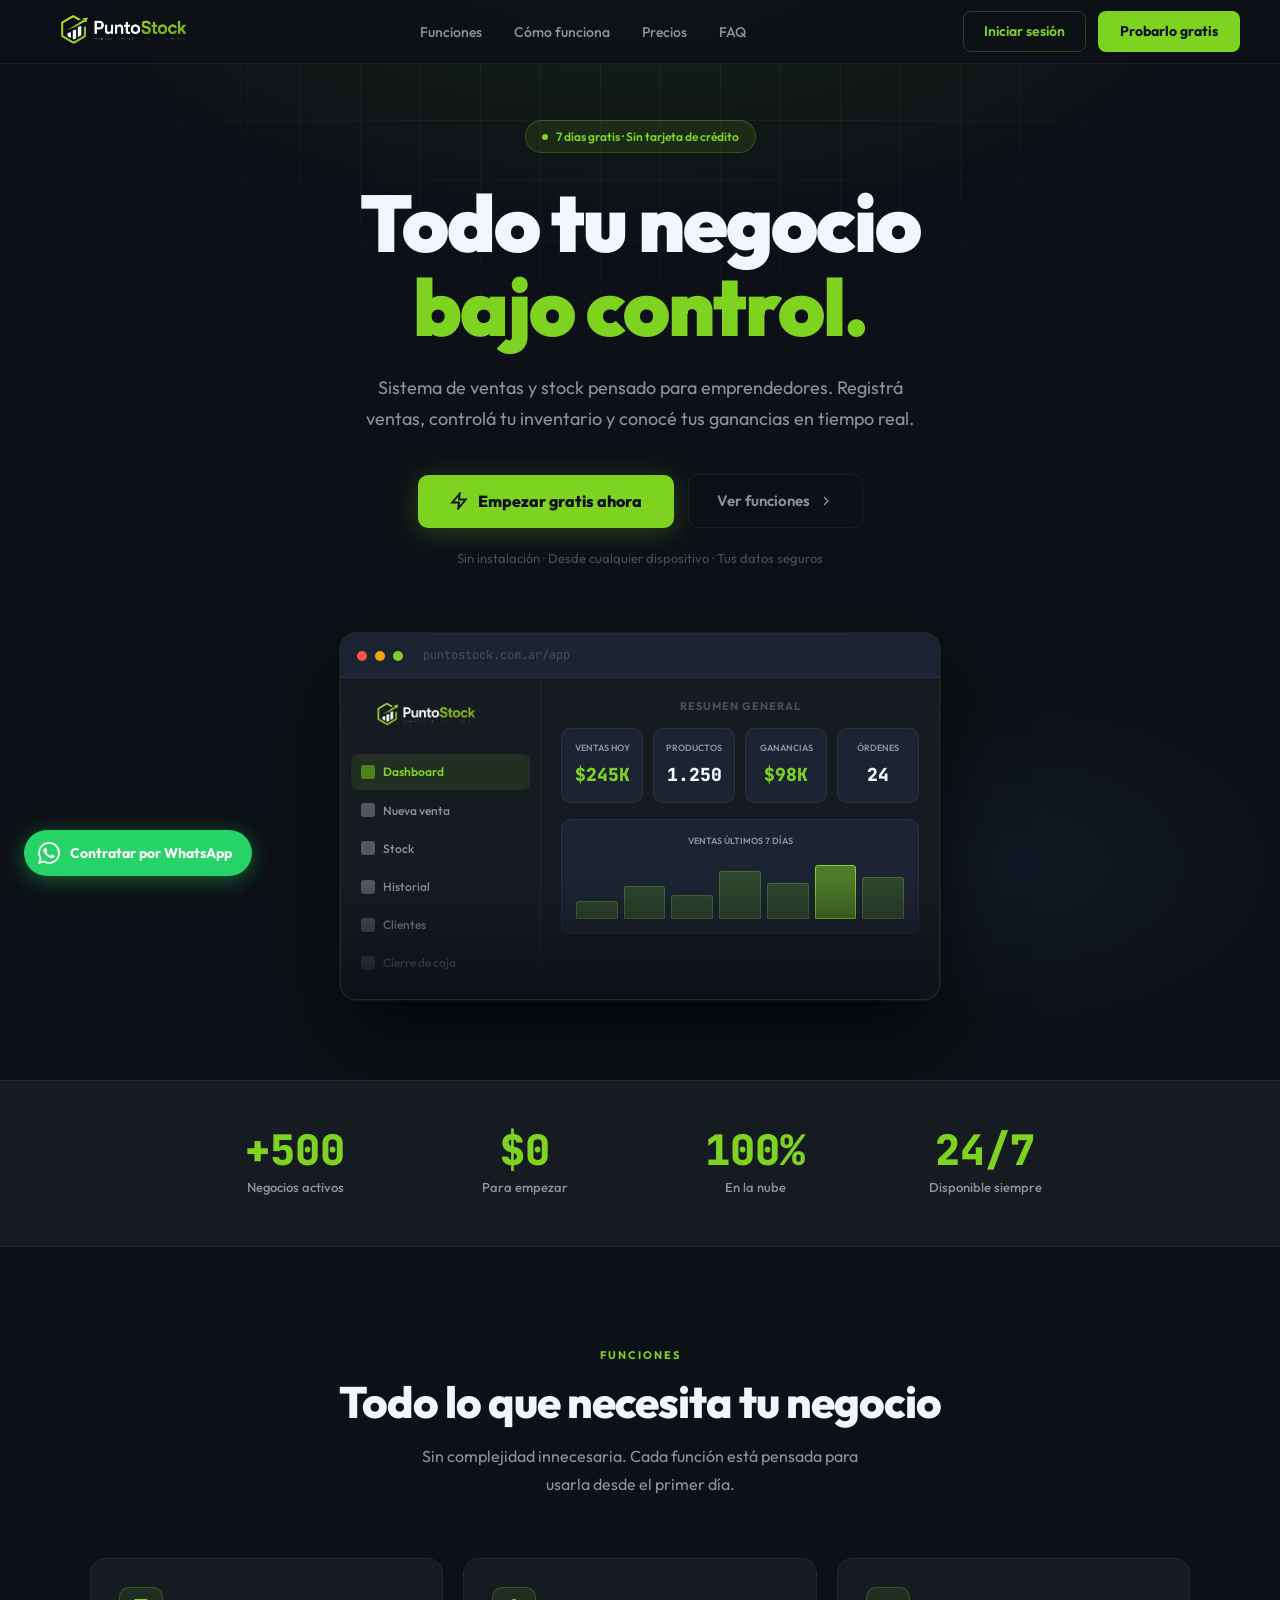
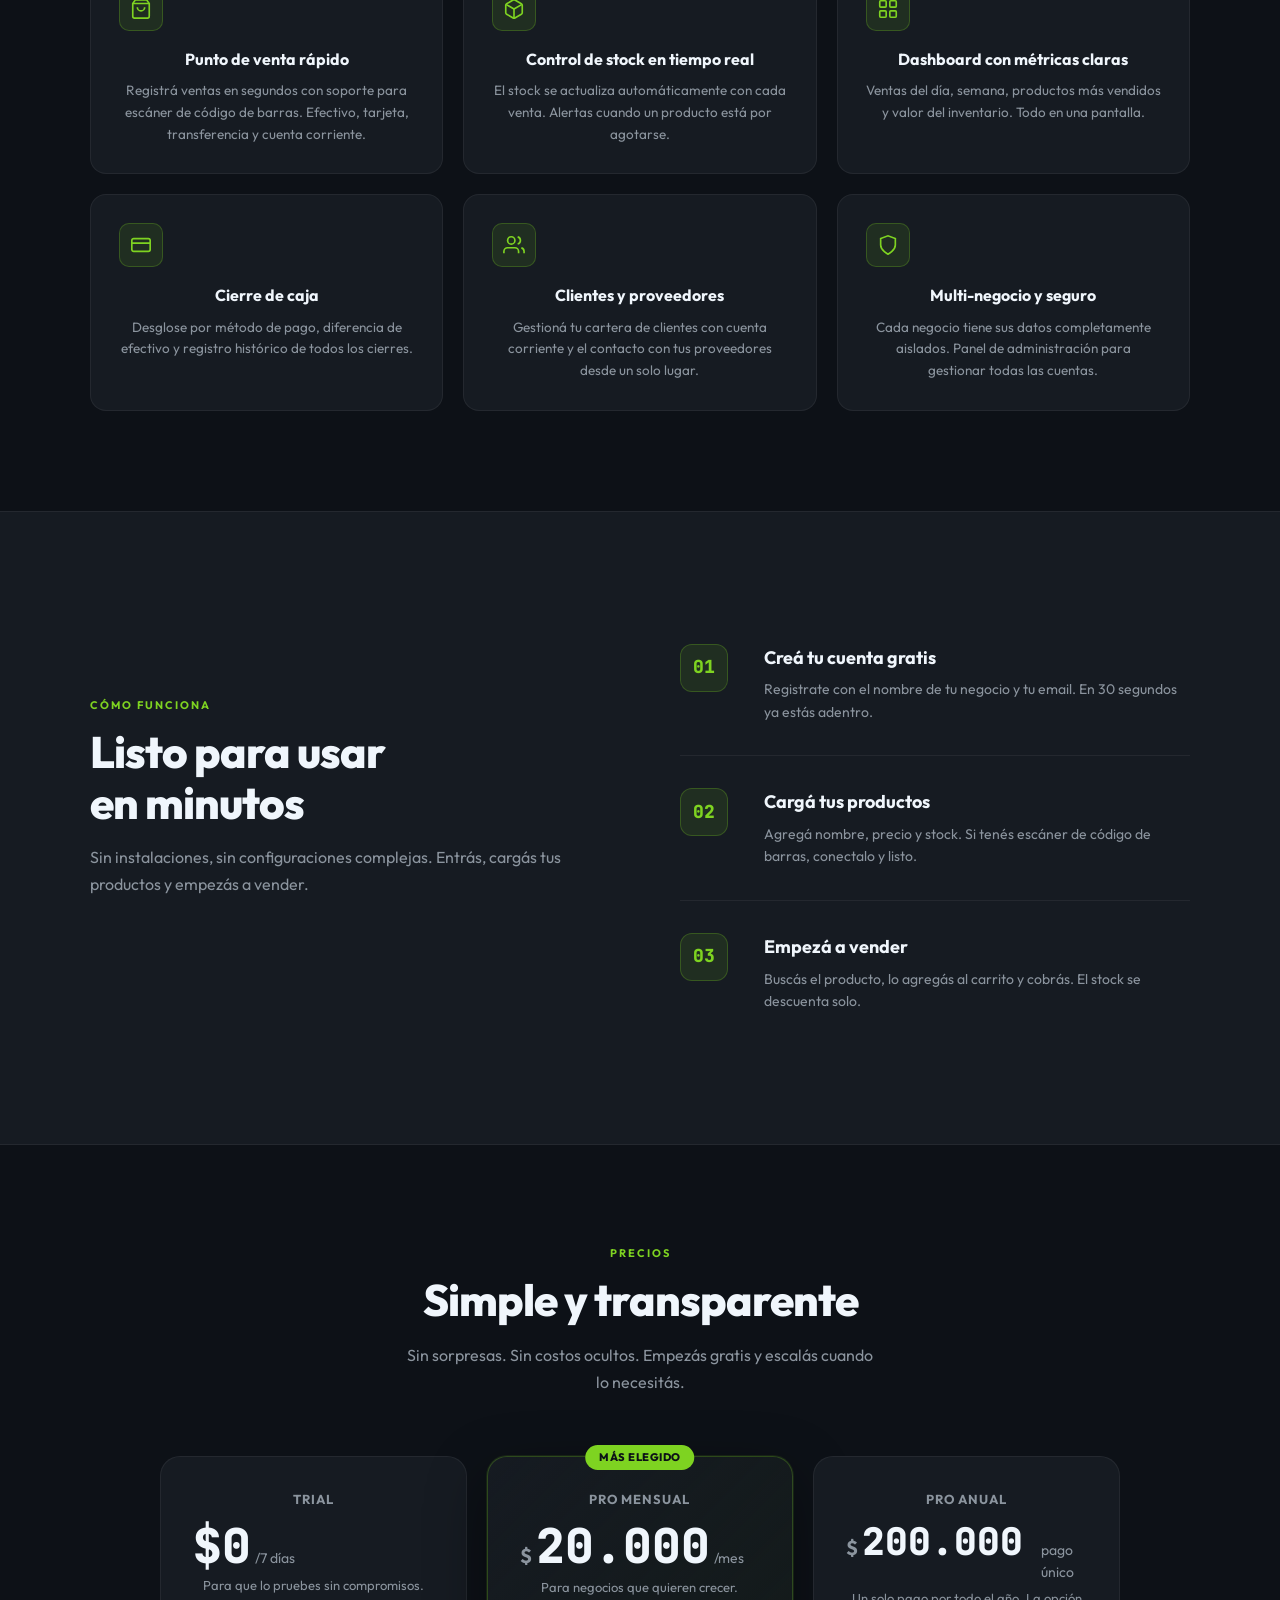
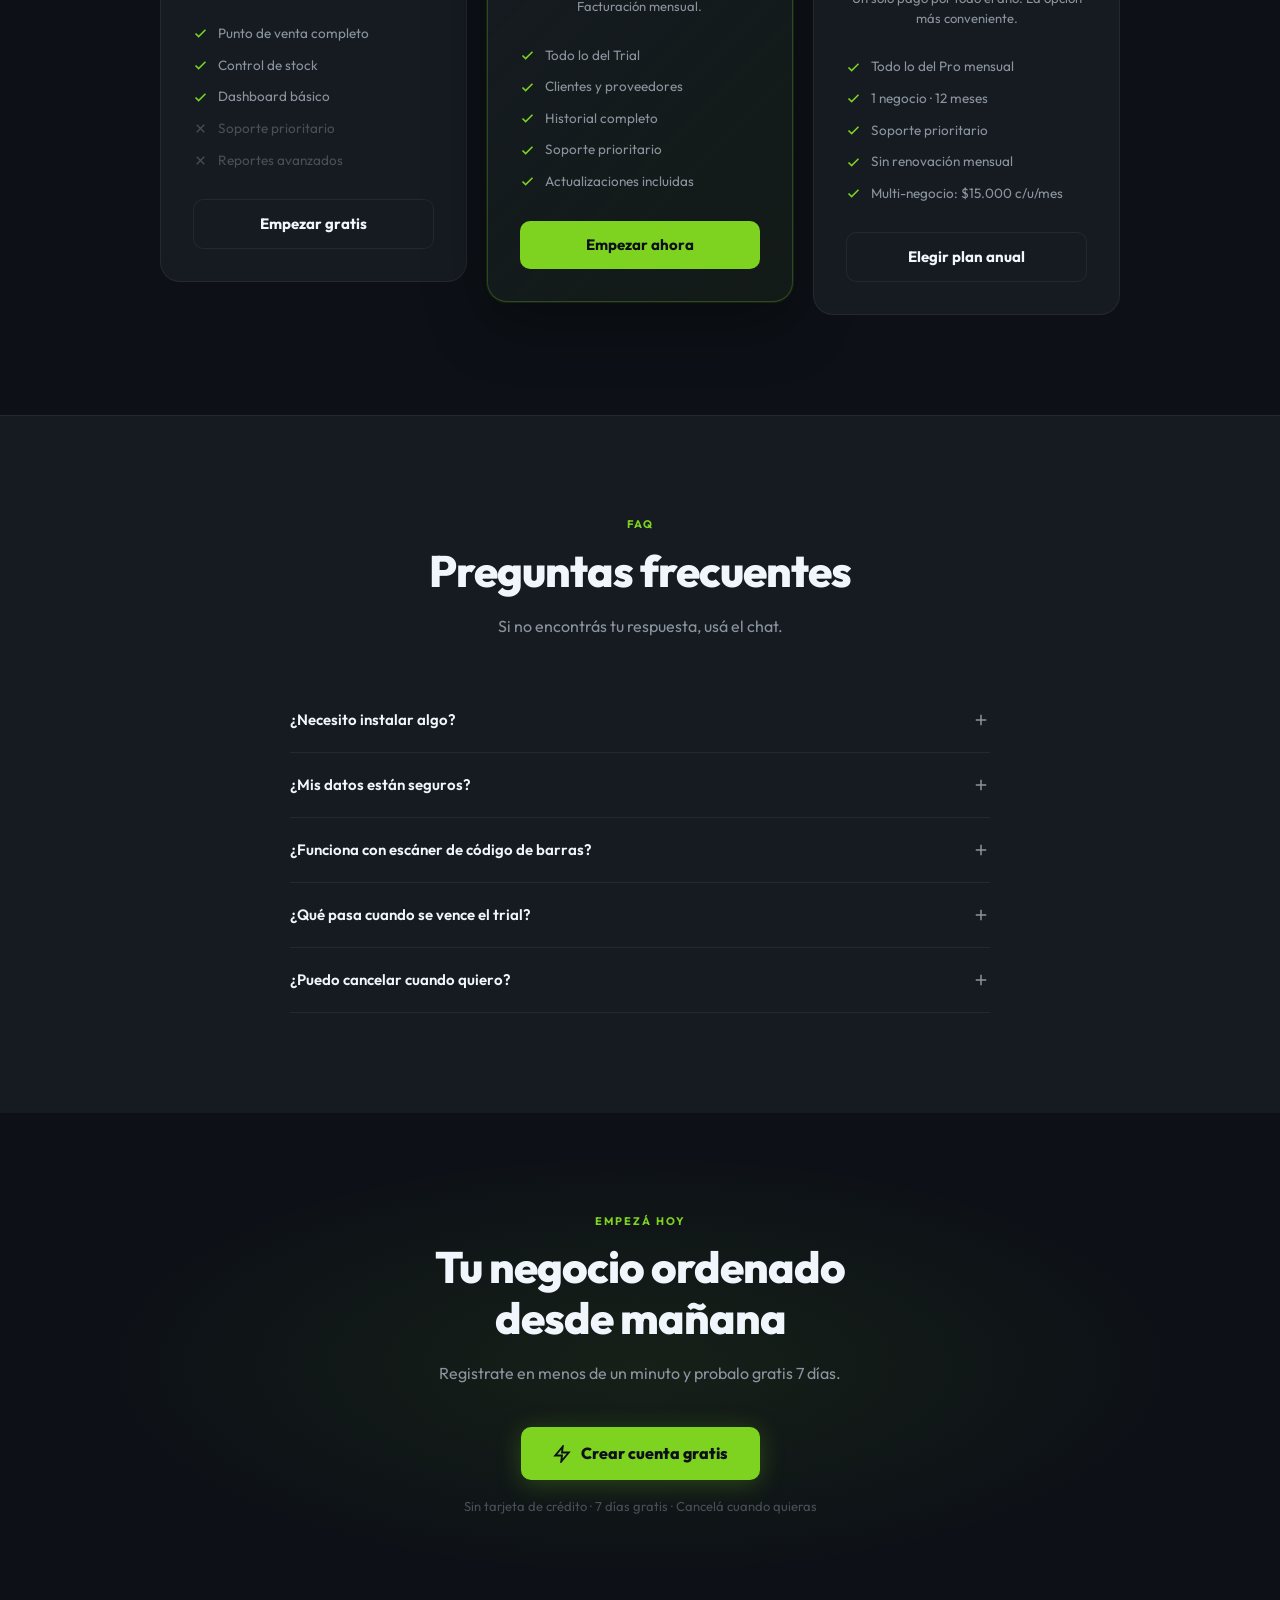
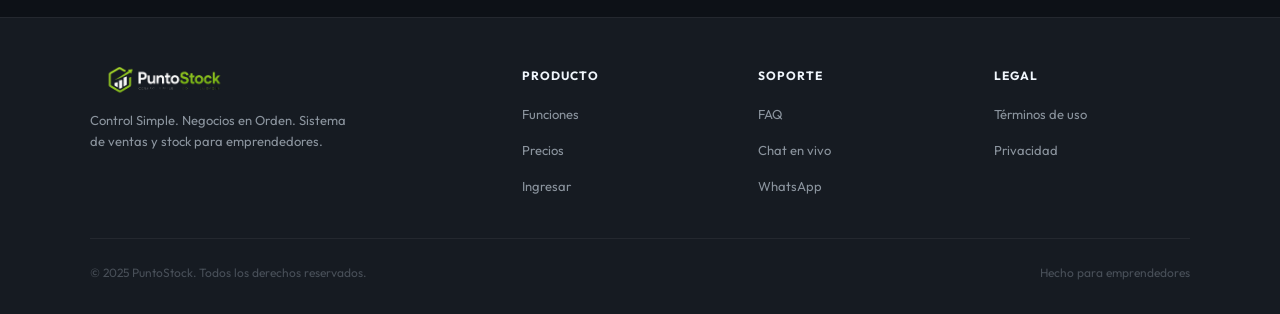
<file: index.html>
<!DOCTYPE html>
<html lang="es">
<head>
  <meta charset="UTF-8">
  <meta name="viewport" content="width=device-width, initial-scale=1.0">
  <title>PuntoStock — Control Simple. Negocios en Orden.</title>
  <meta name="description" content="Sistema de gestión de stock y ventas para emprendedores. Controlá tu negocio desde cualquier lugar.">
  <link rel="icon" type="image/png" href="/favicon.png">
  <link rel="preconnect" href="https://fonts.googleapis.com">
  <link href="https://fonts.googleapis.com/css2?family=Outfit:wght@300;400;500;600;700;800;900&family=JetBrains+Mono:wght@400;500&display=swap" rel="stylesheet">
  <style>
    *, *::before, *::after { box-sizing: border-box; margin: 0; padding: 0; }
    :root {
      --bg: #0D1117; --bg2: #161B22; --bg3: #1C2333;
      --green: #7ED321; --green2: #96F026;
      --green-dim: rgba(126,211,33,0.1); --green-glow: rgba(126,211,33,0.15);
      --text: #F0F6FC; --text2: #8B949E; --text3: #484F58;
      --border: rgba(255,255,255,0.06); --border-g: rgba(126,211,33,0.25);
      --red: #F85149; --orange: #F0A500;
      --font: 'Outfit', sans-serif; --mono: 'JetBrains Mono', monospace;
    }
    html { scroll-behavior: smooth; }
    body { font-family: var(--font); background: var(--bg); color: var(--text); line-height: 1.6; -webkit-font-smoothing: antialiased; overflow-x: hidden; }

    /* NAVBAR */
    nav { position: fixed; top: 0; left: 0; right: 0; z-index: 100; display: flex; align-items: center; justify-content: space-between; padding: 0 40px; height: 64px; background: rgba(13,17,23,0.9); backdrop-filter: blur(16px); border-bottom: 1px solid var(--border); transition: border-color 0.3s; }
    .nav-logo { display: flex; align-items: center; gap: 10px; text-decoration: none; }
    .nav-logo-icon { width: 36px; height: 36px; background: var(--green); border-radius: 9px; display: flex; align-items: center; justify-content: center; font-weight: 900; font-size: 18px; color: #0D1117; }
    .nav-logo-text { font-size: 18px; font-weight: 800; color: var(--text); }
    .nav-logo-text em { color: var(--green); font-style: normal; }
    .nav-links { display: flex; align-items: center; gap: 32px; list-style: none; }
    .nav-links a { color: var(--text2); text-decoration: none; font-size: 14px; font-weight: 500; transition: color 0.2s; }
    .nav-links a:hover { color: var(--text); }
    .nav-cta { display: flex; align-items: center; gap: 12px; }
    .btn-outline { padding: 8px 20px; border: 1px solid var(--border-g); border-radius: 8px; color: var(--green); background: transparent; font-family: var(--font); font-size: 14px; font-weight: 600; cursor: pointer; text-decoration: none; transition: all 0.2s; }
    .btn-outline:hover { background: var(--green-dim); }
    .btn-green { padding: 9px 22px; background: var(--green); border: none; border-radius: 8px; color: #0D1117; font-family: var(--font); font-size: 14px; font-weight: 700; cursor: pointer; text-decoration: none; transition: all 0.2s; }
    .btn-green:hover { background: var(--green2); transform: translateY(-1px); box-shadow: 0 0 20px rgba(126,211,33,0.3); }

    /* HERO */
    .hero { min-height: 100vh; display: flex; align-items: center; justify-content: center; padding: 120px 40px 80px; position: relative; overflow: hidden; text-align: center; }
    .hero::before { content: ''; position: absolute; inset: 0; background: radial-gradient(ellipse 80% 50% at 50% -10%, rgba(126,211,33,0.12) 0%, transparent 60%), radial-gradient(ellipse 40% 30% at 80% 80%, rgba(88,166,255,0.06) 0%, transparent 50%); pointer-events: none; }
    .hero-grid { position: absolute; inset: 0; pointer-events: none; background-image: linear-gradient(var(--border) 1px, transparent 1px), linear-gradient(90deg, var(--border) 1px, transparent 1px); background-size: 60px 60px; mask-image: radial-gradient(ellipse 80% 60% at 50% 0%, black 0%, transparent 70%); }
    .hero-content { position: relative; z-index: 1; max-width: 820px; }
    .hero-badge { display: inline-flex; align-items: center; gap: 8px; padding: 6px 16px; border-radius: 999px; border: 1px solid var(--border-g); background: var(--green-dim); font-size: 12px; font-weight: 600; color: var(--green); margin-bottom: 28px; animation: fadeDown 0.6s ease both; }
    .hero-badge .dot { width: 6px; height: 6px; background: var(--green); border-radius: 50%; animation: pulse 2s infinite; }
    @keyframes pulse { 0%,100%{opacity:1;transform:scale(1)} 50%{opacity:.5;transform:scale(.8)} }
    @keyframes fadeDown { from{opacity:0;transform:translateY(-16px)} to{opacity:1;transform:translateY(0)} }
    @keyframes fadeUp { from{opacity:0;transform:translateY(24px)} to{opacity:1;transform:translateY(0)} }
    .hero-title { font-size: clamp(42px,7vw,80px); font-weight: 900; line-height: 1.05; letter-spacing: -2px; margin-bottom: 24px; animation: fadeUp 0.7s 0.1s ease both; }
    .hero-title .green { color: var(--green); }
    .hero-sub { font-size: 18px; color: var(--text2); max-width: 560px; margin: 0 auto 40px; line-height: 1.7; animation: fadeUp 0.7s 0.2s ease both; }
    .hero-actions { display: flex; align-items: center; justify-content: center; gap: 14px; flex-wrap: wrap; animation: fadeUp 0.7s 0.3s ease both; }
    .btn-hero { display: inline-flex; align-items: center; gap: 10px; padding: 14px 32px; background: var(--green); border: none; border-radius: 10px; color: #0D1117; font-family: var(--font); font-size: 16px; font-weight: 800; cursor: pointer; text-decoration: none; transition: all 0.2s; box-shadow: 0 4px 24px rgba(126,211,33,0.25); }
    .btn-hero:hover { background: var(--green2); transform: translateY(-2px); box-shadow: 0 8px 32px rgba(126,211,33,0.35); }
    .btn-hero-ghost { display: inline-flex; align-items: center; gap: 8px; padding: 14px 28px; background: transparent; border: 1px solid var(--border); border-radius: 10px; color: var(--text2); font-family: var(--font); font-size: 15px; font-weight: 600; cursor: pointer; text-decoration: none; transition: all 0.2s; }
    .btn-hero-ghost:hover { border-color: var(--green); color: var(--green); }
    .hero-note { margin-top: 20px; font-size: 13px; color: var(--text3); animation: fadeUp 0.7s 0.4s ease both; }

    /* MOCKUP */
    .hero-mockup { margin-top: 64px; position: relative; animation: fadeUp 0.8s 0.4s ease both; }
    .mockup-frame { background: var(--bg2); border: 1px solid var(--border); border-radius: 16px; overflow: hidden; box-shadow: 0 40px 80px rgba(0,0,0,0.6), 0 0 0 1px rgba(126,211,33,0.1); position: relative; }
    .mockup-bar { background: var(--bg3); padding: 12px 16px; display: flex; align-items: center; gap: 8px; border-bottom: 1px solid var(--border); }
    .mockup-dot { width: 10px; height: 10px; border-radius: 50%; }
    .mockup-content { display: grid; grid-template-columns: 200px 1fr; min-height: 320px; }
    .mockup-sidebar { background: var(--bg2); border-right: 1px solid var(--border); padding: 16px 10px; }
    .mockup-nav-item { display: flex; align-items: center; gap: 8px; padding: 8px 10px; border-radius: 7px; margin-bottom: 3px; font-size: 12px; font-weight: 500; color: var(--text2); }
    .mockup-nav-item.active { background: rgba(126,211,33,0.1); color: var(--green); font-weight: 600; }
    .mockup-nav-dot { width: 14px; height: 14px; border-radius: 3px; background: currentColor; opacity: 0.5; flex-shrink: 0; }
    .mockup-main { padding: 20px; }
    .mockup-stats { display: grid; grid-template-columns: repeat(4,1fr); gap: 10px; margin-bottom: 16px; }
    .mockup-stat { background: var(--bg3); border: 1px solid var(--border); border-radius: 10px; padding: 12px; }
    .mockup-stat-label { font-size: 9px; color: var(--text2); font-weight: 600; text-transform: uppercase; margin-bottom: 6px; }
    .mockup-stat-val { font-size: 18px; font-weight: 800; font-family: var(--mono); color: var(--green); }
    .mockup-bars { background: var(--bg3); border: 1px solid var(--border); border-radius: 10px; padding: 14px; }
    .mockup-bars-label { font-size: 9px; color: var(--text2); font-weight: 600; text-transform: uppercase; margin-bottom: 10px; }
    .mockup-bar-chart { display: flex; align-items: flex-end; gap: 6px; height: 60px; }
    .mockup-bar-item { flex: 1; background: rgba(126,211,33,0.2); border-radius: 3px 3px 0 0; border: 1px solid rgba(126,211,33,0.3); }
    .mockup-gradient { position: absolute; bottom: 0; left: 0; right: 0; height: 120px; background: linear-gradient(transparent, var(--bg)); pointer-events: none; }

    /* STATS */
    .stats-strip { background: var(--bg2); border-top: 1px solid var(--border); border-bottom: 1px solid var(--border); padding: 48px 40px; }
    .stats-inner { max-width: 900px; margin: 0 auto; display: grid; grid-template-columns: repeat(4,1fr); gap: 20px; text-align: center; }
    .stat-num { font-size: 42px; font-weight: 900; font-family: var(--mono); color: var(--green); line-height: 1; margin-bottom: 6px; }
    .stat-desc { font-size: 13px; color: var(--text2); font-weight: 500; }

    /* SECTION */
    section { padding: 100px 40px; }
    .section-label { font-size: 11px; font-weight: 700; color: var(--green); text-transform: uppercase; letter-spacing: 2px; margin-bottom: 12px; }
    .section-title { font-size: clamp(28px,4vw,44px); font-weight: 800; line-height: 1.15; letter-spacing: -1px; margin-bottom: 16px; }
    .section-sub { font-size: 16px; color: var(--text2); max-width: 480px; line-height: 1.7; margin-bottom: 60px; }
    .max-w { max-width: 1100px; margin: 0 auto; }
    .center { text-align: center; }

    /* FEATURES */
    .features-grid { display: grid; grid-template-columns: repeat(3,1fr); gap: 20px; max-width: 1100px; margin: 0 auto; }
    .feature-card { background: var(--bg2); border: 1px solid var(--border); border-radius: 16px; padding: 28px; transition: all 0.25s; position: relative; overflow: hidden; }
    .feature-card::before { content: ''; position: absolute; top: 0; right: 0; width: 100px; height: 100px; background: var(--green-glow); border-radius: 50%; transform: translate(40px,-40px); transition: opacity 0.3s; opacity: 0; }
    .feature-card:hover { border-color: var(--border-g); transform: translateY(-4px); box-shadow: 0 12px 40px rgba(0,0,0,0.4); }
    .feature-card:hover::before { opacity: 1; }
    .feature-icon { width: 44px; height: 44px; background: var(--green-dim); border: 1px solid var(--border-g); border-radius: 10px; display: flex; align-items: center; justify-content: center; margin-bottom: 16px; color: var(--green); }
    .feature-title { font-size: 16px; font-weight: 700; margin-bottom: 8px; }
    .feature-desc { font-size: 13.5px; color: var(--text2); line-height: 1.6; }

    /* STEPS */
    .steps { max-width: 800px; margin: 0 auto; display: flex; flex-direction: column; }
    .step { display: grid; grid-template-columns: 60px 1fr; gap: 24px; padding: 32px 0; border-bottom: 1px solid var(--border); }
    .step:last-child { border-bottom: none; }
    .step-num { width: 48px; height: 48px; background: var(--green-dim); border: 1px solid var(--border-g); border-radius: 12px; display: flex; align-items: center; justify-content: center; font-size: 18px; font-weight: 800; color: var(--green); font-family: var(--mono); flex-shrink: 0; }
    .step-title { font-size: 18px; font-weight: 700; margin-bottom: 6px; }
    .step-desc { font-size: 14px; color: var(--text2); line-height: 1.6; }

    /* PRICING */
    .pricing-grid { display: grid; grid-template-columns: repeat(3,1fr); gap: 20px; max-width: 960px; margin: 0 auto; align-items: start; }
    .plan-card { background: var(--bg2); border: 1px solid var(--border); border-radius: 20px; padding: 32px; position: relative; transition: all 0.25s; }
    .plan-card.featured { background: linear-gradient(135deg, var(--bg2) 0%, rgba(126,211,33,0.05) 100%); border-color: var(--border-g); box-shadow: 0 0 0 1px rgba(126,211,33,0.1), 0 20px 60px rgba(0,0,0,0.4); transform: scale(1.03); }
    .plan-popular { position: absolute; top: -12px; left: 50%; transform: translateX(-50%); background: var(--green); color: #0D1117; font-size: 11px; font-weight: 800; padding: 4px 14px; border-radius: 999px; text-transform: uppercase; letter-spacing: 0.5px; white-space: nowrap; }
    .plan-name { font-size: 13px; font-weight: 700; color: var(--text2); text-transform: uppercase; letter-spacing: 1px; margin-bottom: 12px; }
    .plan-price { display: flex; align-items: baseline; gap: 4px; margin-bottom: 6px; }
    .plan-price .currency { font-size: 20px; font-weight: 700; color: var(--text2); }
    .plan-price .amount { font-size: 48px; font-weight: 900; font-family: var(--mono); line-height: 1; }
    .plan-price .period { font-size: 14px; color: var(--text2); }
    .plan-desc { font-size: 13px; color: var(--text2); margin-bottom: 28px; line-height: 1.5; }
    .plan-features { list-style: none; margin-bottom: 28px; display: flex; flex-direction: column; gap: 10px; }
    .plan-features li { display: flex; align-items: center; gap: 10px; font-size: 13.5px; color: var(--text2); }
    .plan-features li svg { color: var(--green); flex-shrink: 0; }
    .plan-features li.no { color: var(--text3); }
    .plan-features li.no svg { color: var(--text3); }
    .plan-btn { width: 100%; padding: 12px; border-radius: 10px; font-family: var(--font); font-size: 15px; font-weight: 700; cursor: pointer; transition: all 0.2s; text-decoration: none; display: block; text-align: center; }
    .plan-btn.primary { background: var(--green); color: #0D1117; border: none; }
    .plan-btn.primary:hover { background: var(--green2); box-shadow: 0 4px 20px rgba(126,211,33,0.3); }
    .plan-btn.secondary { background: transparent; color: var(--text); border: 1px solid var(--border); }
    .plan-btn.secondary:hover { border-color: var(--green); color: var(--green); }

    /* FAQ */
    .faq-list { max-width: 700px; margin: 0 auto; }
    .faq-item { border-bottom: 1px solid var(--border); padding: 20px 0; cursor: pointer; }
    .faq-question { display: flex; justify-content: space-between; align-items: center; font-size: 15px; font-weight: 600; user-select: none; }
    .faq-question svg { flex-shrink: 0; transition: transform 0.25s; color: var(--text2); }
    .faq-item.open .faq-question svg { transform: rotate(45deg); color: var(--green); }
    .faq-answer { font-size: 14px; color: var(--text2); line-height: 1.7; max-height: 0; overflow: hidden; transition: max-height 0.35s ease, padding 0.25s; }
    .faq-item.open .faq-answer { max-height: 200px; padding-top: 12px; }

    /* CTA */
    .cta-section { padding: 100px 40px; text-align: center; position: relative; overflow: hidden; }
    .cta-section::before { content: ''; position: absolute; inset: 0; background: radial-gradient(ellipse 60% 60% at 50% 50%, rgba(126,211,33,0.08) 0%, transparent 70%); pointer-events: none; }

    /* FOOTER */
    footer { background: var(--bg2); border-top: 1px solid var(--border); padding: 48px 40px 32px; }
    .footer-inner { max-width: 1100px; margin: 0 auto; display: grid; grid-template-columns: 2fr 1fr 1fr 1fr; gap: 40px; margin-bottom: 40px; }
    .footer-brand p { font-size: 13px; color: var(--text2); line-height: 1.6; margin-top: 12px; max-width: 260px; }
    .footer-col h4 { font-size: 12px; font-weight: 700; color: var(--text); text-transform: uppercase; letter-spacing: 1px; margin-bottom: 16px; }
    .footer-col ul { list-style: none; display: flex; flex-direction: column; gap: 10px; }
    .footer-col a { font-size: 13px; color: var(--text2); text-decoration: none; transition: color 0.2s; }
    .footer-col a:hover { color: var(--green); }
    .footer-bottom { border-top: 1px solid var(--border); padding-top: 24px; display: flex; align-items: center; justify-content: space-between; font-size: 12px; color: var(--text3); max-width: 1100px; margin: 0 auto; }

    /* Reveal */
    .reveal { opacity: 0; transform: translateY(32px); transition: opacity 0.6s ease, transform 0.6s ease; }
    .reveal.visible { opacity: 1; transform: translateY(0); }
    .reveal-delay-1 { transition-delay: 0.1s; }
    .reveal-delay-2 { transition-delay: 0.2s; }
    .reveal-delay-3 { transition-delay: 0.3s; }

    /* Responsive */
    @media (max-width: 900px) {
      nav { padding: 0 20px; }
      .nav-links { display: none; }
      .hero { padding: 100px 20px 60px; }
      section { padding: 70px 20px; }
      .features-grid { grid-template-columns: 1fr; }
      .pricing-grid { grid-template-columns: 1fr; max-width: 420px; }
      .plan-card.featured { transform: scale(1); }
      .stats-inner { grid-template-columns: repeat(2,1fr); }
      .footer-inner { grid-template-columns: 1fr 1fr; }
      .footer-bottom { flex-direction: column; gap: 8px; text-align: center; }
      .mockup-content { grid-template-columns: 160px 1fr; }
      .stats-strip { padding: 40px 20px; }
    }
    @media (max-width: 600px) {
      .mockup-sidebar { display: none; }
      .mockup-content { grid-template-columns: 1fr; }
      .mockup-stats { grid-template-columns: repeat(2,1fr); }
      .footer-inner { grid-template-columns: 1fr; }
      .hero-title { letter-spacing: -1px; }
      .stats-inner { grid-template-columns: repeat(2,1fr); }
      .pricing-grid { grid-template-columns: 1fr; max-width: 100%; padding: 0 4px; }
      .plan-card { padding: 24px 20px; }
      .plan-price .amount { font-size: 38px; }
      .section-title { font-size: 26px; }
      .cta-section { padding: 70px 20px; }
      .hero-actions { flex-direction: column; align-items: stretch; }
      .btn-hero, .btn-hero-ghost { justify-content: center; }
    }

    /* WhatsApp flotante */
    .wsp-float {
      position: fixed;
      bottom: 24px;
      left: 24px;
      z-index: 9998;
      display: flex;
      align-items: center;
      gap: 10px;
      background: #25D366;
      color: white;
      text-decoration: none;
      padding: 12px 20px 12px 14px;
      border-radius: 999px;
      font-size: 14px;
      font-weight: 700;
      font-family: var(--font);
      box-shadow: 0 4px 20px rgba(37,211,102,0.4);
      transition: all 0.2s;
      white-space: nowrap;
    }
    .wsp-float:hover {
      background: #20bd5a;
      transform: translateY(-2px);
      box-shadow: 0 8px 28px rgba(37,211,102,0.5);
    }
    .wsp-float svg { flex-shrink: 0; }
    @media (max-width: 600px) {
      .wsp-float { padding: 12px 14px; font-size: 0; gap: 0; bottom: 16px; left: 16px; }
      .wsp-float svg { width: 26px; height: 26px; }
    }
  </style>
</head>
<body>

<nav id="navbar">
  <a class="nav-logo" href="#">
    <img src="logo-dark.png" class="ps-logo" alt="PuntoStock" onerror="this.onerror=null;this.src='data:image/svg+xml,%3Csvg xmlns='http://www.w3.org/2000/svg' viewBox='0 0 140 36'%3E%3Crect width='36' height='36' rx='8' fill='%237ED321'/%3E%3Ctext x='18' y='26' font-size='20' font-weight='900' text-anchor='middle' fill='%230D1117' font-family='system-ui'%3EP%3C/text%3E%3Ctext x='82' y='26' font-size='18' font-weight='800' text-anchor='middle' fill='white' font-family='system-ui'%3EPuntoStock%3C/text%3E%3C/svg%3E'" style="height:36px; width:auto;">
  </a>
  <ul class="nav-links">
    <li><a href="#funciones">Funciones</a></li>
    <li><a href="#como-funciona">Cómo funciona</a></li>
    <li><a href="#precios">Precios</a></li>
    <li><a href="#faq">FAQ</a></li>
  </ul>
  <div class="nav-cta">
    <a href="app/" class="btn-outline">Iniciar sesión</a>
    <a href="app/" class="btn-green">Probarlo gratis</a>
  </div>
</nav>

<!-- HERO -->
<section class="hero">
  <div class="hero-grid"></div>
  <div class="hero-content">
    <div class="hero-badge">
      <span class="dot"></span>
      7 días gratis · Sin tarjeta de crédito
    </div>
    <h1 class="hero-title">
      Todo tu negocio<br>
      <span class="green">bajo control.</span>
    </h1>
    <p class="hero-sub">Sistema de ventas y stock pensado para emprendedores. Registrá ventas, controlá tu inventario y conocé tus ganancias en tiempo real.</p>
    <div class="hero-actions">
      <a href="app/" class="btn-hero">
        <svg width="18" height="18" viewBox="0 0 24 24" fill="none" stroke="currentColor" stroke-width="2.5"><path d="M13 2L3 14h9l-1 8 10-12h-9l1-8z"/></svg>
        Empezar gratis ahora
      </a>
      <a href="#funciones" class="btn-hero-ghost">
        Ver funciones
        <svg width="16" height="16" viewBox="0 0 24 24" fill="none" stroke="currentColor" stroke-width="2"><polyline points="9 18 15 12 9 6"/></svg>
      </a>
    </div>
    <p class="hero-note">Sin instalación · Desde cualquier dispositivo · Tus datos seguros</p>

    <div class="hero-mockup">
      <div class="mockup-frame">
        <div class="mockup-bar">
          <div class="mockup-dot" style="background:#F85149;"></div>
          <div class="mockup-dot" style="background:#F0A500;"></div>
          <div class="mockup-dot" style="background:#7ED321;"></div>
          <div style="margin-left:12px; font-size:12px; color:#484F58; font-family:var(--mono);">puntostock.com.ar/app</div>
        </div>
        <div class="mockup-content">
          <div class="mockup-sidebar">
            <div style="display:flex;align-items:center;gap:8px;padding:8px 10px;margin-bottom:16px;">
              <img src="logo-dark.png" class="ps-logo" alt="PuntoStock" onerror="this.onerror=null;this.src='data:image/svg+xml,%3Csvg xmlns='http://www.w3.org/2000/svg' viewBox='0 0 140 36'%3E%3Crect width='36' height='36' rx='8' fill='%237ED321'/%3E%3Ctext x='18' y='26' font-size='20' font-weight='900' text-anchor='middle' fill='%230D1117' font-family='system-ui'%3EP%3C/text%3E%3Ctext x='82' y='26' font-size='18' font-weight='800' text-anchor='middle' fill='white' font-family='system-ui'%3EPuntoStock%3C/text%3E%3C/svg%3E'" style="height:28px; width:auto;">
            </div>
            <div class="mockup-nav-item active"><div class="mockup-nav-dot"></div>Dashboard</div>
            <div class="mockup-nav-item"><div class="mockup-nav-dot"></div>Nueva venta</div>
            <div class="mockup-nav-item"><div class="mockup-nav-dot"></div>Stock</div>
            <div class="mockup-nav-item"><div class="mockup-nav-dot"></div>Historial</div>
            <div class="mockup-nav-item"><div class="mockup-nav-dot"></div>Clientes</div>
            <div class="mockup-nav-item"><div class="mockup-nav-dot"></div>Cierre de caja</div>
          </div>
          <div class="mockup-main">
            <div style="font-size:11px;font-weight:700;color:#484F58;text-transform:uppercase;letter-spacing:1px;margin-bottom:12px;">Resumen general</div>
            <div class="mockup-stats">
              <div class="mockup-stat"><div class="mockup-stat-label">Ventas hoy</div><div class="mockup-stat-val">$245K</div></div>
              <div class="mockup-stat"><div class="mockup-stat-label">Productos</div><div class="mockup-stat-val" style="color:var(--text);">1.250</div></div>
              <div class="mockup-stat"><div class="mockup-stat-label">Ganancias</div><div class="mockup-stat-val">$98K</div></div>
              <div class="mockup-stat"><div class="mockup-stat-label">Órdenes</div><div class="mockup-stat-val" style="color:var(--text);">24</div></div>
            </div>
            <div class="mockup-bars">
              <div class="mockup-bars-label">Ventas últimos 7 días</div>
              <div class="mockup-bar-chart">
                <div class="mockup-bar-item" style="height:30%;"></div>
                <div class="mockup-bar-item" style="height:55%;"></div>
                <div class="mockup-bar-item" style="height:40%;"></div>
                <div class="mockup-bar-item" style="height:80%;"></div>
                <div class="mockup-bar-item" style="height:60%;"></div>
                <div class="mockup-bar-item" style="height:90%;background:rgba(126,211,33,0.5);border-color:var(--green);"></div>
                <div class="mockup-bar-item" style="height:70%;"></div>
              </div>
            </div>
          </div>
        </div>
        <div class="mockup-gradient"></div>
      </div>
    </div>
  </div>
</section>

<!-- STATS -->
<div class="stats-strip">
  <div class="stats-inner">
    <div class="reveal"><div class="stat-num">+500</div><div class="stat-desc">Negocios activos</div></div>
    <div class="reveal reveal-delay-1"><div class="stat-num">$0</div><div class="stat-desc">Para empezar</div></div>
    <div class="reveal reveal-delay-2"><div class="stat-num">100%</div><div class="stat-desc">En la nube</div></div>
    <div class="reveal reveal-delay-3"><div class="stat-num">24/7</div><div class="stat-desc">Disponible siempre</div></div>
  </div>
</div>

<!-- FUNCIONES -->
<section id="funciones">
  <div class="max-w center">
    <div class="section-label reveal">Funciones</div>
    <h2 class="section-title reveal">Todo lo que necesita tu negocio</h2>
    <p class="section-sub reveal" style="margin:0 auto 60px;">Sin complejidad innecesaria. Cada función está pensada para usarla desde el primer día.</p>
    <div class="features-grid">
      <div class="feature-card reveal">
        <div class="feature-icon"><svg width="22" height="22" viewBox="0 0 24 24" fill="none" stroke="currentColor" stroke-width="1.8"><path d="M6 2 3 6v14a2 2 0 0 0 2 2h14a2 2 0 0 0 2-2V6l-3-4z"/><line x1="3" y1="6" x2="21" y2="6"/><path d="M16 10a4 4 0 0 1-8 0"/></svg></div>
        <div class="feature-title">Punto de venta rápido</div>
        <div class="feature-desc">Registrá ventas en segundos con soporte para escáner de código de barras. Efectivo, tarjeta, transferencia y cuenta corriente.</div>
      </div>
      <div class="feature-card reveal reveal-delay-1">
        <div class="feature-icon"><svg width="22" height="22" viewBox="0 0 24 24" fill="none" stroke="currentColor" stroke-width="1.8"><path d="M21 16V8a2 2 0 0 0-1-1.73l-7-4a2 2 0 0 0-2 0l-7 4A2 2 0 0 0 3 8v8a2 2 0 0 0 1 1.73l7 4a2 2 0 0 0 2 0l7-4A2 2 0 0 0 21 16z"/><polyline points="3.27 6.96 12 12.01 20.73 6.96"/><line x1="12" y1="22.08" x2="12" y2="12"/></svg></div>
        <div class="feature-title">Control de stock en tiempo real</div>
        <div class="feature-desc">El stock se actualiza automáticamente con cada venta. Alertas cuando un producto está por agotarse.</div>
      </div>
      <div class="feature-card reveal reveal-delay-2">
        <div class="feature-icon"><svg width="22" height="22" viewBox="0 0 24 24" fill="none" stroke="currentColor" stroke-width="1.8"><rect x="3" y="3" width="7" height="7" rx="1"/><rect x="14" y="3" width="7" height="7" rx="1"/><rect x="14" y="14" width="7" height="7" rx="1"/><rect x="3" y="14" width="7" height="7" rx="1"/></svg></div>
        <div class="feature-title">Dashboard con métricas claras</div>
        <div class="feature-desc">Ventas del día, semana, productos más vendidos y valor del inventario. Todo en una pantalla.</div>
      </div>
      <div class="feature-card reveal">
        <div class="feature-icon"><svg width="22" height="22" viewBox="0 0 24 24" fill="none" stroke="currentColor" stroke-width="1.8"><rect x="2" y="5" width="20" height="14" rx="2"/><line x1="2" y1="10" x2="22" y2="10"/></svg></div>
        <div class="feature-title">Cierre de caja</div>
        <div class="feature-desc">Desglose por método de pago, diferencia de efectivo y registro histórico de todos los cierres.</div>
      </div>
      <div class="feature-card reveal reveal-delay-1">
        <div class="feature-icon"><svg width="22" height="22" viewBox="0 0 24 24" fill="none" stroke="currentColor" stroke-width="1.8"><path d="M17 21v-2a4 4 0 0 0-4-4H5a4 4 0 0 0-4 4v2"/><circle cx="9" cy="7" r="4"/><path d="M23 21v-2a4 4 0 0 0-3-3.87"/><path d="M16 3.13a4 4 0 0 1 0 7.75"/></svg></div>
        <div class="feature-title">Clientes y proveedores</div>
        <div class="feature-desc">Gestioná tu cartera de clientes con cuenta corriente y el contacto con tus proveedores desde un solo lugar.</div>
      </div>
      <div class="feature-card reveal reveal-delay-2">
        <div class="feature-icon"><svg width="22" height="22" viewBox="0 0 24 24" fill="none" stroke="currentColor" stroke-width="1.8"><path d="M12 22s8-4 8-10V5l-8-3-8 3v7c0 6 8 10 8 10z"/></svg></div>
        <div class="feature-title">Multi-negocio y seguro</div>
        <div class="feature-desc">Cada negocio tiene sus datos completamente aislados. Panel de administración para gestionar todas las cuentas.</div>
      </div>
    </div>
  </div>
</section>

<!-- CÓMO FUNCIONA -->
<section id="como-funciona" style="background:var(--bg2);border-top:1px solid var(--border);border-bottom:1px solid var(--border);">
  <div class="max-w" style="display:grid;grid-template-columns:1fr 1fr;gap:80px;align-items:center;">
    <div>
      <div class="section-label reveal">Cómo funciona</div>
      <h2 class="section-title reveal">Listo para usar<br>en minutos</h2>
      <p class="section-sub reveal">Sin instalaciones, sin configuraciones complejas. Entrás, cargás tus productos y empezás a vender.</p>
    </div>
    <div class="steps">
      <div class="step reveal">
        <div class="step-num">01</div>
        <div><div class="step-title">Creá tu cuenta gratis</div><div class="step-desc">Registrate con el nombre de tu negocio y tu email. En 30 segundos ya estás adentro.</div></div>
      </div>
      <div class="step reveal reveal-delay-1">
        <div class="step-num">02</div>
        <div><div class="step-title">Cargá tus productos</div><div class="step-desc">Agregá nombre, precio y stock. Si tenés escáner de código de barras, conectalo y listo.</div></div>
      </div>
      <div class="step reveal reveal-delay-2">
        <div class="step-num">03</div>
        <div><div class="step-title">Empezá a vender</div><div class="step-desc">Buscás el producto, lo agregás al carrito y cobrás. El stock se descuenta solo.</div></div>
      </div>
    </div>
  </div>
</section>

<!-- PRECIOS -->
<section id="precios">
  <div class="max-w center">
    <div class="section-label reveal">Precios</div>
    <h2 class="section-title reveal">Simple y transparente</h2>
    <p class="section-sub reveal" style="margin:0 auto 60px;">Sin sorpresas. Sin costos ocultos. Empezás gratis y escalás cuando lo necesitás.</p>
    <div class="pricing-grid">
      <div class="plan-card reveal">
        <div class="plan-name">Trial</div>
        <div class="plan-price"><span class="amount" style="color:var(--text);">$0</span><span class="period">/7 días</span></div>
        <div class="plan-desc">Para que lo pruebes sin compromisos.</div>
        <ul class="plan-features">
          <li><svg width="15" height="15" viewBox="0 0 24 24" fill="none" stroke="currentColor" stroke-width="2.5"><polyline points="20 6 9 17 4 12"/></svg>Punto de venta completo</li>
          <li><svg width="15" height="15" viewBox="0 0 24 24" fill="none" stroke="currentColor" stroke-width="2.5"><polyline points="20 6 9 17 4 12"/></svg>Control de stock</li>
          <li><svg width="15" height="15" viewBox="0 0 24 24" fill="none" stroke="currentColor" stroke-width="2.5"><polyline points="20 6 9 17 4 12"/></svg>Dashboard básico</li>
          <li class="no"><svg width="15" height="15" viewBox="0 0 24 24" fill="none" stroke="currentColor" stroke-width="2"><line x1="18" y1="6" x2="6" y2="18"/><line x1="6" y1="6" x2="18" y2="18"/></svg>Soporte prioritario</li>
          <li class="no"><svg width="15" height="15" viewBox="0 0 24 24" fill="none" stroke="currentColor" stroke-width="2"><line x1="18" y1="6" x2="6" y2="18"/><line x1="6" y1="6" x2="18" y2="18"/></svg>Reportes avanzados</li>
        </ul>
        <a href="app/" class="plan-btn secondary">Empezar gratis</a>
      </div>
      <div class="plan-card featured reveal reveal-delay-1">
        <div class="plan-popular">Más elegido</div>
        <div class="plan-name">Pro mensual</div>
        <div class="plan-price"><span class="currency">$</span><span class="amount">20.000</span><span class="period">/mes</span></div>
        <div class="plan-desc">Para negocios que quieren crecer. Facturación mensual.</div>
        <ul class="plan-features">
          <li><svg width="15" height="15" viewBox="0 0 24 24" fill="none" stroke="currentColor" stroke-width="2.5"><polyline points="20 6 9 17 4 12"/></svg>Todo lo del Trial</li>
          <li><svg width="15" height="15" viewBox="0 0 24 24" fill="none" stroke="currentColor" stroke-width="2.5"><polyline points="20 6 9 17 4 12"/></svg>Clientes y proveedores</li>
          <li><svg width="15" height="15" viewBox="0 0 24 24" fill="none" stroke="currentColor" stroke-width="2.5"><polyline points="20 6 9 17 4 12"/></svg>Historial completo</li>
          <li><svg width="15" height="15" viewBox="0 0 24 24" fill="none" stroke="currentColor" stroke-width="2.5"><polyline points="20 6 9 17 4 12"/></svg>Soporte prioritario</li>
          <li><svg width="15" height="15" viewBox="0 0 24 24" fill="none" stroke="currentColor" stroke-width="2.5"><polyline points="20 6 9 17 4 12"/></svg>Actualizaciones incluidas</li>
        </ul>
        <a href="app/" class="plan-btn primary">Empezar ahora</a>
      </div>
      <div class="plan-card reveal reveal-delay-2">
        <div class="plan-name">Pro anual</div>
        <div class="plan-price"><span class="currency">$</span><span class="amount" style="font-size:38px;">200.000</span><span class="period">pago único</span></div>
        <div class="plan-desc">Un solo pago por todo el año. La opción más conveniente.</div>
        <ul class="plan-features">
          <li><svg width="15" height="15" viewBox="0 0 24 24" fill="none" stroke="currentColor" stroke-width="2.5"><polyline points="20 6 9 17 4 12"/></svg>Todo lo del Pro mensual</li>
          <li><svg width="15" height="15" viewBox="0 0 24 24" fill="none" stroke="currentColor" stroke-width="2.5"><polyline points="20 6 9 17 4 12"/></svg>1 negocio · 12 meses</li>
          <li><svg width="15" height="15" viewBox="0 0 24 24" fill="none" stroke="currentColor" stroke-width="2.5"><polyline points="20 6 9 17 4 12"/></svg>Soporte prioritario</li>
          <li><svg width="15" height="15" viewBox="0 0 24 24" fill="none" stroke="currentColor" stroke-width="2.5"><polyline points="20 6 9 17 4 12"/></svg>Sin renovación mensual</li>
          <li><svg width="15" height="15" viewBox="0 0 24 24" fill="none" stroke="currentColor" stroke-width="2.5"><polyline points="20 6 9 17 4 12"/></svg>Multi-negocio: $15.000 c/u/mes</li>
        </ul>
        <a href="app/" class="plan-btn secondary">Elegir plan anual</a>
      </div>
    </div>
  </div>
</section>

<!-- FAQ -->
<section id="faq" style="background:var(--bg2);border-top:1px solid var(--border);">
  <div class="max-w center">
    <div class="section-label reveal">FAQ</div>
    <h2 class="section-title reveal">Preguntas frecuentes</h2>
    <p class="section-sub reveal" style="margin:0 auto 48px;">Si no encontrás tu respuesta, usá el chat.</p>
    <div class="faq-list">
      <div class="faq-item reveal" onclick="toggleFaq(this)">
        <div class="faq-question">¿Necesito instalar algo?<svg width="18" height="18" viewBox="0 0 24 24" fill="none" stroke="currentColor" stroke-width="2"><line x1="12" y1="5" x2="12" y2="19"/><line x1="5" y1="12" x2="19" y2="12"/></svg></div>
        <div class="faq-answer">No. PuntoStock es 100% web. Entrás desde cualquier navegador, en la computadora, tablet o celular. Sin instalaciones ni actualizaciones manuales.</div>
      </div>
      <div class="faq-item reveal" onclick="toggleFaq(this)">
        <div class="faq-question">¿Mis datos están seguros?<svg width="18" height="18" viewBox="0 0 24 24" fill="none" stroke="currentColor" stroke-width="2"><line x1="12" y1="5" x2="12" y2="19"/><line x1="5" y1="12" x2="19" y2="12"/></svg></div>
        <div class="faq-answer">Sí. Todos los datos se guardan en Firebase (Google) con encriptación. Cada negocio tiene sus datos completamente aislados.</div>
      </div>
      <div class="faq-item reveal" onclick="toggleFaq(this)">
        <div class="faq-question">¿Funciona con escáner de código de barras?<svg width="18" height="18" viewBox="0 0 24 24" fill="none" stroke="currentColor" stroke-width="2"><line x1="12" y1="5" x2="12" y2="19"/><line x1="5" y1="12" x2="19" y2="12"/></svg></div>
        <div class="faq-answer">Sí. Cualquier escáner USB o Bluetooth que funcione como teclado es compatible. No necesitás ningún driver ni configuración extra.</div>
      </div>
      <div class="faq-item reveal" onclick="toggleFaq(this)">
        <div class="faq-question">¿Qué pasa cuando se vence el trial?<svg width="18" height="18" viewBox="0 0 24 24" fill="none" stroke="currentColor" stroke-width="2"><line x1="12" y1="5" x2="12" y2="19"/><line x1="5" y1="12" x2="19" y2="12"/></svg></div>
        <div class="faq-answer">Después de los 7 días el acceso se bloquea hasta activar un plan pago. Tus datos se conservan siempre. Contactanos por el chat para activar tu plan Pro.</div>
      </div>
      <div class="faq-item reveal" onclick="toggleFaq(this)">
        <div class="faq-question">¿Puedo cancelar cuando quiero?<svg width="18" height="18" viewBox="0 0 24 24" fill="none" stroke="currentColor" stroke-width="2"><line x1="12" y1="5" x2="12" y2="19"/><line x1="5" y1="12" x2="19" y2="12"/></svg></div>
        <div class="faq-answer">Sí. No hay contratos ni permanencia mínima. Podés pausar o cancelar en cualquier momento.</div>
      </div>
    </div>
  </div>
</section>

<!-- CTA FINAL -->
<section class="cta-section">
  <div style="position:relative;z-index:1;">
    <div class="section-label reveal">Empezá hoy</div>
    <h2 class="section-title reveal">Tu negocio ordenado<br>desde mañana</h2>
    <p class="section-sub reveal" style="margin:0 auto 40px;">Registrate en menos de un minuto y probalo gratis 7 días.</p>
    <div class="reveal">
      <a href="app/" class="btn-hero" style="display:inline-flex;">
        <svg width="18" height="18" viewBox="0 0 24 24" fill="none" stroke="currentColor" stroke-width="2.5"><path d="M13 2L3 14h9l-1 8 10-12h-9l1-8z"/></svg>
        Crear cuenta gratis
      </a>
    </div>
    <p style="margin-top:16px;font-size:13px;color:var(--text3);">Sin tarjeta de crédito · 7 días gratis · Cancelá cuando quieras</p>
  </div>
</section>

<!-- FOOTER -->
<footer>
  <div class="footer-inner">
    <div class="footer-brand">
      <div style="display:flex;align-items:center;gap:10px;">
        <img src="logo-dark.png" class="ps-logo" alt="PuntoStock" onerror="this.onerror=null;this.src='data:image/svg+xml,%3Csvg xmlns='http://www.w3.org/2000/svg' viewBox='0 0 140 36'%3E%3Crect width='36' height='36' rx='8' fill='%237ED321'/%3E%3Ctext x='18' y='26' font-size='20' font-weight='900' text-anchor='middle' fill='%230D1117' font-family='system-ui'%3EP%3C/text%3E%3Ctext x='82' y='26' font-size='18' font-weight='800' text-anchor='middle' fill='white' font-family='system-ui'%3EPuntoStock%3C/text%3E%3C/svg%3E'" style="height:32px; width:auto;">
      </div>
      <p>Control Simple. Negocios en Orden. Sistema de ventas y stock para emprendedores.</p>
    </div>
    <div class="footer-col">
      <h4>Producto</h4>
      <ul>
        <li><a href="#funciones">Funciones</a></li>
        <li><a href="#precios">Precios</a></li>
        <li><a href="app/">Ingresar</a></li>
      </ul>
    </div>
    <div class="footer-col">
      <h4>Soporte</h4>
      <ul>
        <li><a href="#faq">FAQ</a></li>
        <li><a href="#">Chat en vivo</a></li>
        <li><a href="#">WhatsApp</a></li>
      </ul>
    </div>
    <div class="footer-col">
      <h4>Legal</h4>
      <ul>
        <li><a href="#">Términos de uso</a></li>
        <li><a href="#">Privacidad</a></li>
      </ul>
    </div>
  </div>
  <div class="footer-bottom">
    <span>© 2025 PuntoStock. Todos los derechos reservados.</span>
    <span>Hecho para emprendedores</span>
  </div>
</footer>


<script>
  // Redirigir CUALQUIER token o error de Supabase a la app
  (function() {
    const hash = window.location.hash;
    const search = window.location.search;
    if (hash && hash.length > 1) {
      window.location.replace('/app/' + hash);
    } else if (search && (search.includes('access_token') || search.includes('type=recovery') || search.includes('error='))) {
      window.location.replace('/app/#' + search.substring(1));
    }
  })();

  function toggleFaq(el) { el.classList.toggle('open'); }

  const observer = new IntersectionObserver((entries) => {
    entries.forEach(e => { if (e.isIntersecting) { e.target.classList.add('visible'); observer.unobserve(e.target); } });
  }, { threshold: 0.12 });
  document.querySelectorAll('.reveal').forEach(el => observer.observe(el));

  window.addEventListener('scroll', () => {
    document.getElementById('navbar').style.borderBottomColor =
      window.scrollY > 20 ? 'rgba(126,211,33,0.12)' : 'rgba(255,255,255,0.06)';
  });

  // Aplicar logo correcto al cargar (la landing siempre es tema oscuro)
  document.querySelectorAll('.ps-logo').forEach(img => {
    img.src = 'logo-dark.png';
  });
</script>
<!-- WhatsApp flotante -->
<a href="https://wa.me/5493624897927?text=Hola%2C%20quiero%20contratar%20PuntoStock%20%F0%9F%9F%A2"
   target="_blank" rel="noopener" class="wsp-float" title="Contratar por WhatsApp">
  <svg width="22" height="22" viewBox="0 0 24 24" fill="white">
    <path d="M17.472 14.382c-.297-.149-1.758-.867-2.03-.967-.273-.099-.471-.148-.67.15-.197.297-.767.966-.94 1.164-.173.199-.347.223-.644.075-.297-.15-1.255-.463-2.39-1.475-.883-.788-1.48-1.761-1.653-2.059-.173-.297-.018-.458.13-.606.134-.133.298-.347.446-.52.149-.174.198-.298.298-.497.099-.198.05-.371-.025-.52-.075-.149-.669-1.612-.916-2.207-.242-.579-.487-.5-.669-.51-.173-.008-.371-.01-.57-.01-.198 0-.52.074-.792.372-.272.297-1.04 1.016-1.04 2.479 0 1.462 1.065 2.875 1.213 3.074.149.198 2.096 3.2 5.077 4.487.709.306 1.262.489 1.694.625.712.227 1.36.195 1.871.118.571-.085 1.758-.719 2.006-1.413.248-.694.248-1.289.173-1.413-.074-.124-.272-.198-.57-.347m-5.421 7.403h-.004a9.87 9.87 0 0 1-5.031-1.378l-.361-.214-3.741.982.998-3.648-.235-.374a9.86 9.86 0 0 1-1.51-5.26c.001-5.45 4.436-9.884 9.888-9.884 2.64 0 5.122 1.03 6.988 2.898a9.825 9.825 0 0 1 2.893 6.994c-.003 5.45-4.437 9.884-9.885 9.884m8.413-18.297A11.815 11.815 0 0 0 12.05 0C5.495 0 .16 5.335.157 11.892c0 2.096.547 4.142 1.588 5.945L.057 24l6.305-1.654a11.882 11.882 0 0 0 5.683 1.448h.005c6.554 0 11.89-5.335 11.893-11.893a11.821 11.821 0 0 0-3.48-8.413z"/>
  </svg>
  Contratar por WhatsApp
</a>

</body>
</html>
</file>
